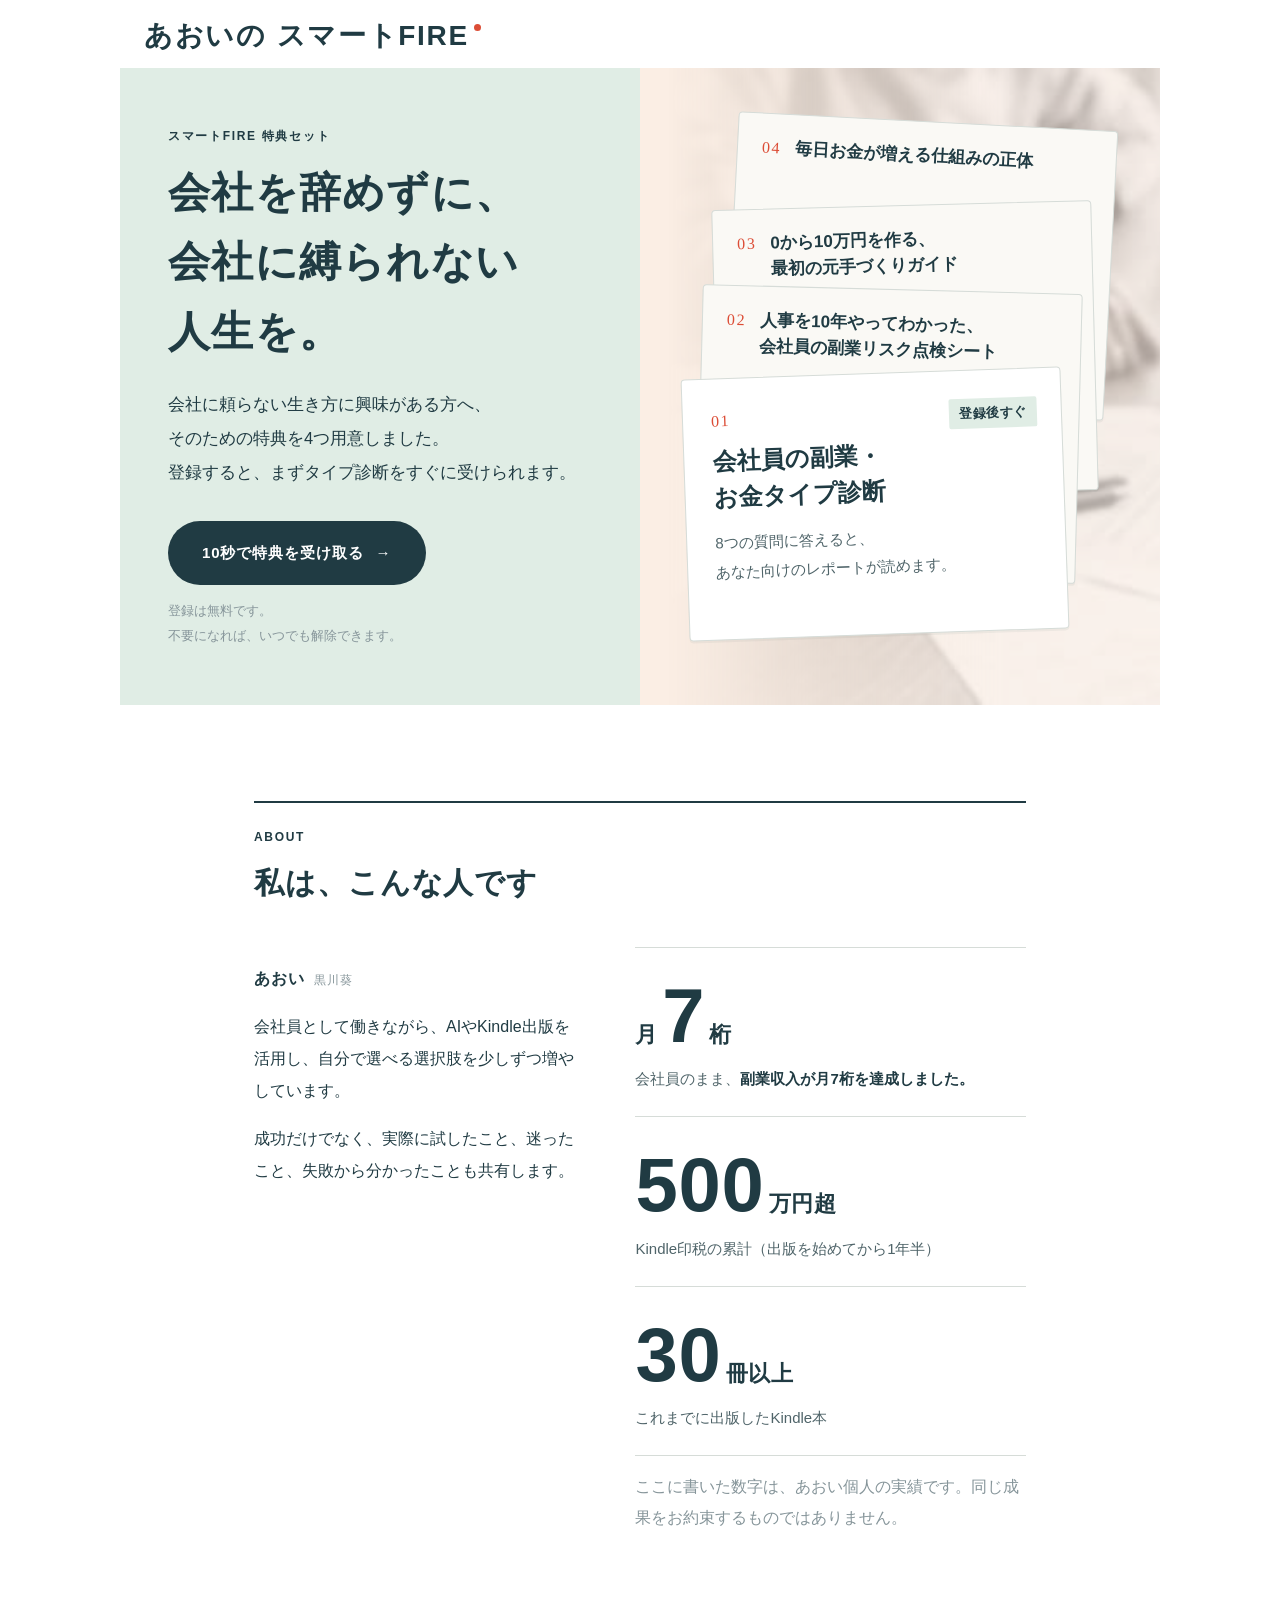
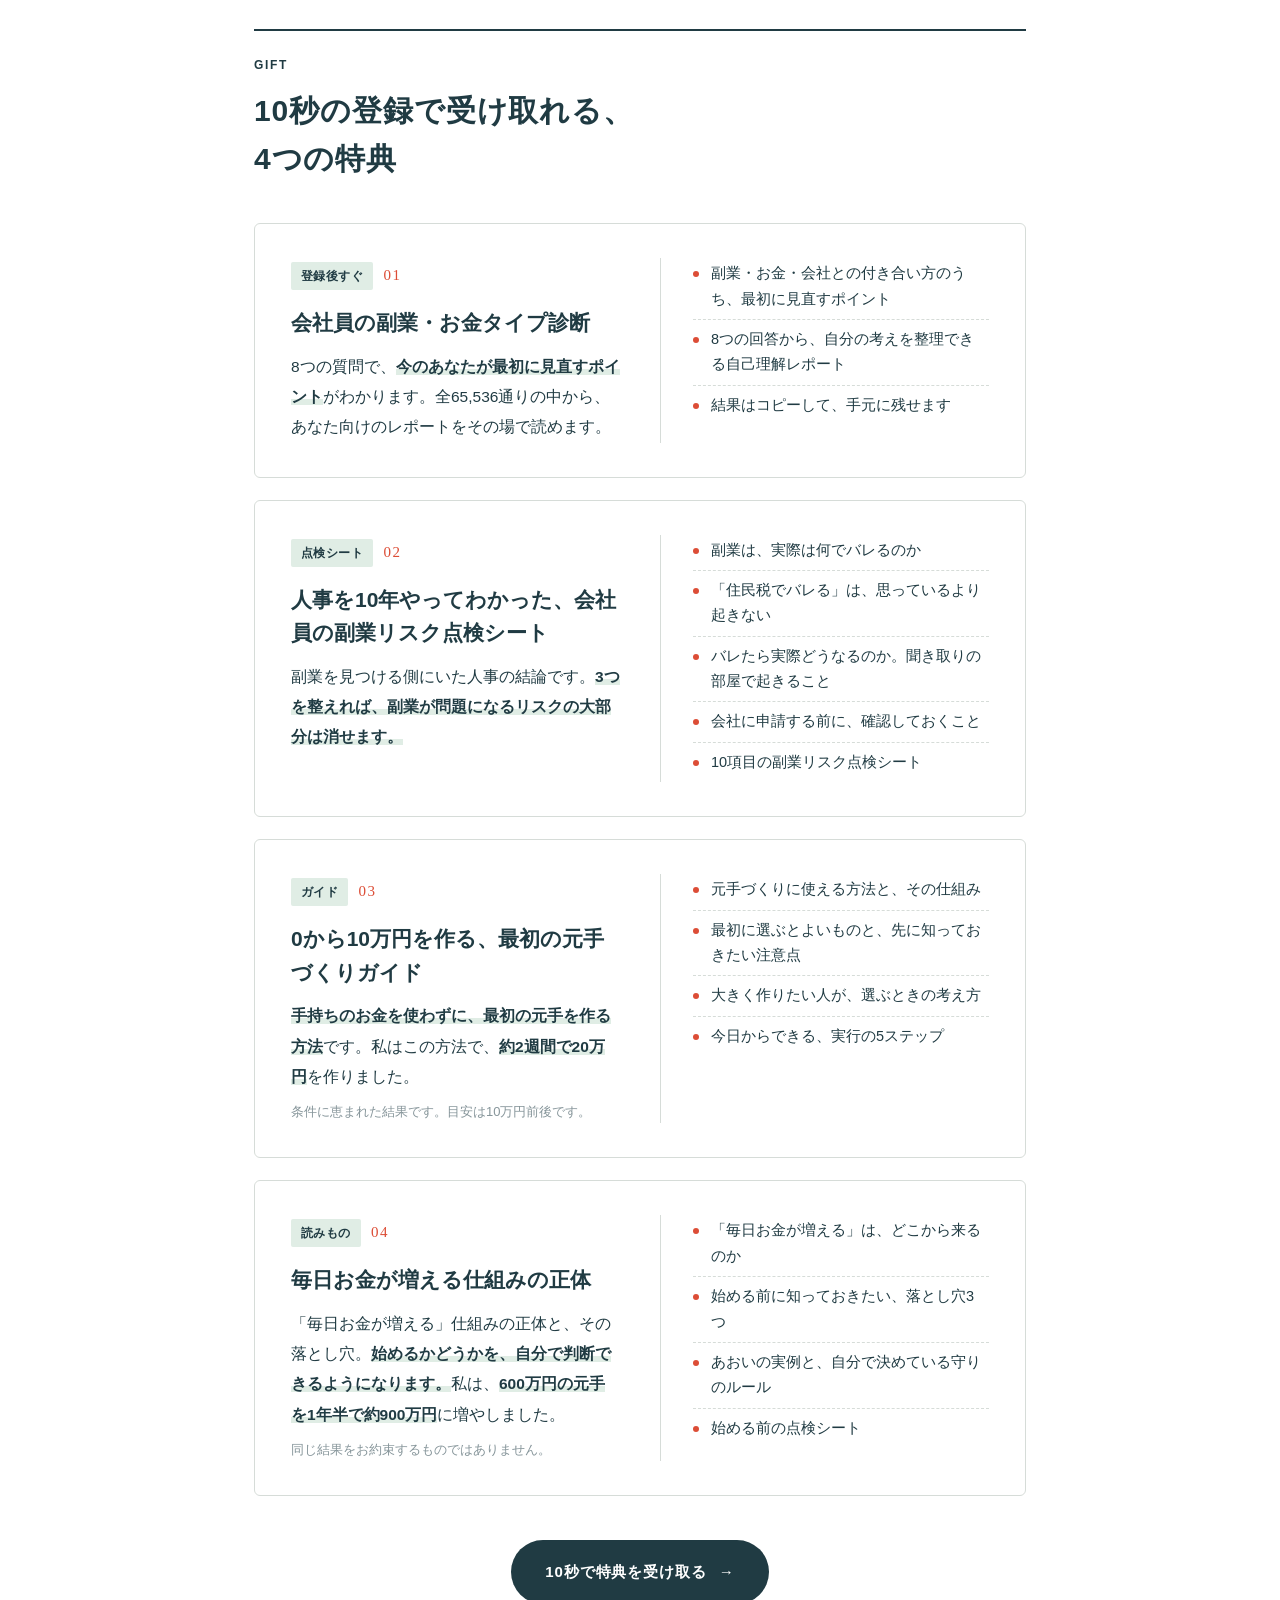
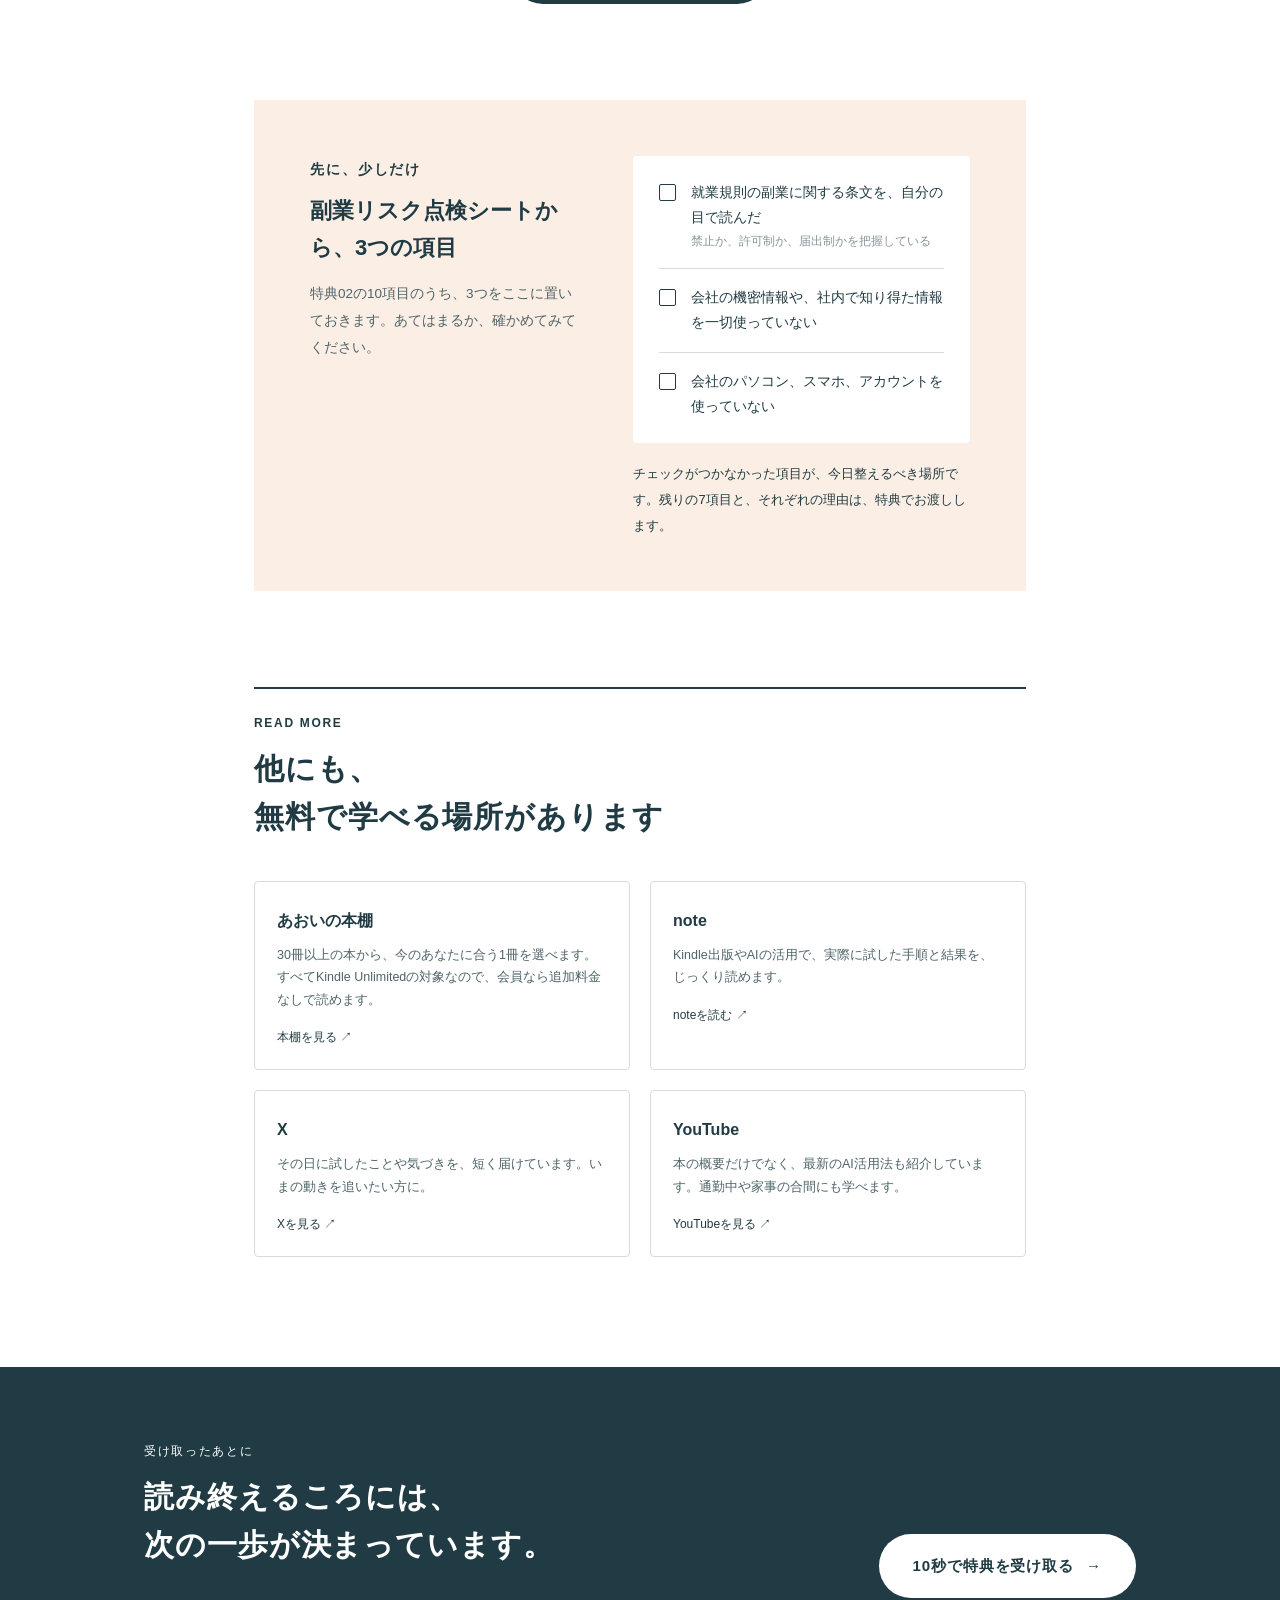
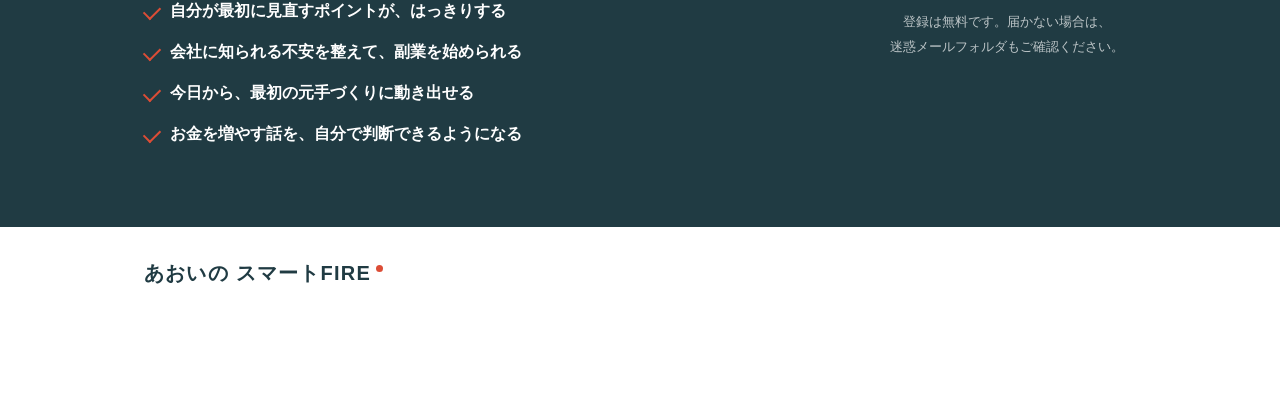
<file: index.html>
<!DOCTYPE html>
<html lang="ja">
<head>
<meta charset="UTF-8">
<meta name="viewport" content="width=device-width, initial-scale=1">
<meta name="color-scheme" content="light">
<title>スマートFIRE 特典セット</title>
<meta name="description" content="会社に頼らない生き方に興味がある方へ、スマートFIREの特典をお渡しするページです。">
<meta property="og:type" content="website">
<meta property="og:title" content="スマートFIRE 特典セット">
<meta property="og:description" content="会社に頼らない生き方に興味がある方へ、スマートFIREの特典をお渡しするページです。">
<meta property="og:image" content="https://bonus.aoi-kurokawa.com/ogp.png">
<meta property="og:image:width" content="1200">
<meta property="og:image:height" content="630">
<meta name="twitter:card" content="summary_large_image">
<meta name="twitter:image" content="https://bonus.aoi-kurokawa.com/ogp.png">
<style>
:root{
  --ink:#203b43;
  --ink-soft:#4f6469;
  --ink-faint:#86959a;
  --paper:#faf9f5;
  --white:#ffffff;
  --mint:#e0ede5;
  --peach:#fbeee4;
  --red:#dc4d36;
  --rule:#d6dcd8;
  --band:#203b43;
  --band-ink:#ffffff;
}
*{margin:0;padding:0;box-sizing:border-box;}
html{-webkit-text-size-adjust:100%;}
body{font-family:"Hiragino Kaku Gothic ProN","Hiragino Sans","Yu Gothic",Meiryo,sans-serif;
  background:var(--white);color:var(--ink);font-size:17px;line-height:2;overflow-x:hidden;}
a{color:inherit;}
.wrap{max-width:1040px;margin:0 auto;padding:0 24px;}
.narrow{max-width:820px;margin:0 auto;padding:0 24px;}

/* ヘッダー */
.site-head{padding:22px 0 18px;}
.site-head .wrap{display:flex;align-items:center;gap:18px;}
.logo{white-space:nowrap;font-size:28px;font-weight:800;letter-spacing:.06em;position:relative;padding-right:12px;line-height:1;}
.logo::after{content:"";position:absolute;right:0;top:2px;width:7px;height:7px;border-radius:50%;background:var(--red);}
.logo-sub{margin-left:.35em;}
.tagline{font-size:11px;line-height:1.6;color:var(--ink-soft);}
.greet{border-top:1px solid var(--rule);}
.greet .wrap{display:flex;justify-content:space-between;align-items:center;gap:12px;
  font-size:11px;color:var(--ink-soft);padding-top:9px;padding-bottom:9px;}
.date{font-family:"Hiragino Mincho ProN","Yu Mincho",serif;font-size:12px;}

/* 小見出しラベル */
.kicker{font-size:12px;font-weight:700;letter-spacing:.14em;color:var(--ink);margin-bottom:10px;}
h2{font-size:clamp(23px,5.4vw,30px);font-weight:800;line-height:1.6;letter-spacing:.03em;}
.sec{padding:96px 0 0;}
.sec-head{border-top:2px solid var(--ink);padding-top:22px;margin-bottom:40px;}
.soft{color:var(--ink-soft);}
.small{font-size:13px;color:var(--ink-faint);line-height:1.9;}

/* ボタン */
.btn{display:inline-flex;align-items:center;justify-content:center;gap:12px;
  background:var(--ink);color:var(--white);text-decoration:none;font-weight:700;font-size:15px;
  letter-spacing:.06em;padding:17px 34px;border-radius:999px;transition:opacity .2s;}
.btn:hover{opacity:.85;}
.btn .arw{font-weight:400;}
.btn.light{background:var(--band-ink);color:var(--band);}

/* ファーストビュー */
.hero{display:grid;grid-template-columns:1fr 1fr;min-height:440px;}
.hero-text{background:var(--mint);padding:56px 48px;display:flex;flex-direction:column;justify-content:center;}
.hero h1{font-size:clamp(28px,4.2vw,42px);font-weight:800;line-height:1.65;letter-spacing:.03em;margin-bottom:22px;}
.hero p.lead{font-size:16.5px;line-height:2.05;margin-bottom:32px;}
.hero .small{margin-top:14px;}
.hero-visual{background:var(--peach);position:relative;overflow:hidden;display:flex;align-items:center;justify-content:center;padding:40px 24px;}

/* 冊子の束（CSSだけで描く） */
.booklets{position:relative;width:430px;height:530px;}
.bk{position:absolute;left:0;width:380px;height:290px;background:var(--paper);border:1px solid var(--rule);
  border-radius:4px;padding:18px 24px;box-shadow:0 2px 0 rgba(32,59,67,.05);}
.bk .row{display:flex;align-items:baseline;gap:14px;}
.bk .row .t{font-size:17px;line-height:1.55;white-space:normal;}
.bk .n{font-family:"Hiragino Mincho ProN","Yu Mincho",serif;font-size:16px;color:var(--red);letter-spacing:.1em;}
.bk .t{font-weight:800;font-size:17px;line-height:1.5;}
.bk.b4{top:0;left:46px;transform:rotate(3deg);}
.bk.b3{top:84px;left:30px;transform:rotate(-1.5deg);}
.bk.b2{top:168px;left:14px;transform:rotate(1.5deg);}
.bk.b1{top:252px;left:0;transform:rotate(-2deg);background:var(--white);height:262px;padding:26px 28px;}
.bk.b1 .t{font-size:24px;}
.bk.b1 .lead{font-size:15px;color:var(--ink-soft);margin-top:14px;line-height:1.9;}
.bk.b1 .tag{position:absolute;right:24px;top:28px;font-size:13px;}
.hero-visual{isolation:isolate;}
.hero-visual>.booklets{position:relative;z-index:2;}
.hero-photo{position:absolute;inset:0;z-index:0;background-size:cover;background-position:center;opacity:.35;filter:saturate(.45);
  -webkit-mask-image:linear-gradient(to left,#000 30%,transparent 95%);mask-image:linear-gradient(to left,#000 30%,transparent 95%);}

/* 書いている人 */
.about{display:grid;grid-template-columns:1fr 1.2fr;gap:56px;align-items:start;}
.name{font-size:22px;font-weight:800;letter-spacing:.05em;}
.name span{font-size:12px;font-weight:400;color:var(--ink-faint);margin-left:10px;}
.about p{margin-top:16px;font-size:16px;}
.stats{display:grid;border-top:1px solid var(--rule);}
.stat{padding:26px 0 24px;border-bottom:1px solid var(--rule);}
.stat .v{font-size:76px;font-weight:800;letter-spacing:.01em;line-height:1.1;}
.stat .v small{font-size:22px;font-weight:800;margin-left:4px;}
.stat .v .pre{font-size:22px;font-weight:800;margin-right:4px;}
.stat .k{font-size:15px;color:var(--ink-soft);line-height:1.8;margin-top:8px;}
.stat .k b{color:var(--ink);font-weight:800;}
.disclaimer{margin-top:14px;}

/* 特典カード */
.cards{display:grid;gap:22px;}
.card{border:1px solid var(--rule);border-radius:6px;padding:34px 36px;background:var(--white);
  display:grid;grid-template-columns:1fr 1fr;gap:12px 40px;}
.tag{display:inline-block;background:var(--mint);font-size:12px;font-weight:700;padding:2px 10px;border-radius:2px;letter-spacing:.04em;}
.card .no{font-family:"Hiragino Mincho ProN","Yu Mincho",serif;color:var(--red);font-size:15px;letter-spacing:.1em;margin-left:10px;}
.card h3{font-size:21px;font-weight:800;line-height:1.6;margin:14px 0 12px;}
.card .benefit{font-size:15.5px;line-height:1.95;}
.card .benefit b{font-weight:800;background:linear-gradient(transparent 62%,var(--mint) 62%);}
.cap-note{display:block;font-size:13px;color:var(--ink-faint);margin-top:8px;line-height:1.8;}
.inside{border-left:1px solid var(--rule);padding-left:32px;}
.inside .lbl{font-size:12px;font-weight:700;letter-spacing:.14em;color:var(--ink-faint);margin-bottom:8px;}
.inside ul{list-style:none;margin-top:-4px;}
.inside li{position:relative;padding:7px 0 7px 18px;font-size:14.5px;line-height:1.75;border-bottom:1px dashed var(--rule);}
.inside li:last-child{border-bottom:none;}
.inside li::before{content:"";position:absolute;left:0;top:17px;width:6px;height:6px;border-radius:50%;background:var(--red);}
.cta-row{margin-top:44px;text-align:center;}
.cta-row .small{margin-top:12px;}

/* 先出し（ピーチの面） */
.peach-box{background:var(--peach);padding:56px 56px 52px;display:grid;grid-template-columns:.9fr 1.1fr;gap:48px;}
.peach-box h3{font-size:22px;font-weight:800;line-height:1.65;margin-bottom:14px;}
.peach-box p{font-size:13.5px;}
.checks{list-style:none;background:var(--white);border-radius:4px;padding:8px 26px;}
.checks li{position:relative;padding:16px 0 16px 32px;border-bottom:1px solid var(--rule);font-size:14px;line-height:1.8;}
.checks li:last-child{border-bottom:none;}
.checks li::before{content:"";position:absolute;left:0;top:20px;width:15px;height:15px;border:1.5px solid var(--ink);border-radius:2px;}
.checks .sub{display:block;font-size:12px;color:var(--ink-faint);}
.peach-box .after{margin-top:18px;font-size:13px;}

/* 発信先 */
.links{display:grid;grid-template-columns:repeat(2,1fr);gap:20px;}
.link{display:block;border:1px solid var(--rule);border-radius:4px;padding:22px 22px 20px;text-decoration:none;transition:border-color .2s;}
.link:hover{border-color:var(--ink);}
.link .t{font-weight:800;font-size:16px;}
.link .d{font-size:12.5px;color:var(--ink-soft);margin-top:6px;line-height:1.8;}
.link .go{font-size:12px;margin-top:14px;display:block;}

/* 締めの帯 */
.band{background:var(--band);color:var(--band-ink);margin-top:110px;padding:72px 0;}
.band .wrap{display:flex;justify-content:space-between;align-items:center;gap:32px;}
.band .kicker{color:var(--band-ink);font-weight:400;}
.band h2{color:var(--band-ink);}
.band .note{font-size:12px;opacity:.75;margin-top:10px;line-height:1.9;}
.changes{list-style:none;margin-top:22px;}
.changes li{position:relative;padding:6px 0 6px 26px;font-size:16px;font-weight:700;line-height:1.8;}
.changes li::before{content:"";position:absolute;left:0;top:15px;width:14px;height:8px;border-left:2px solid var(--red);border-bottom:2px solid var(--red);transform:rotate(-45deg);}
.band .side{text-align:center;}
.band .side .small{color:var(--band-ink);opacity:.7;margin-top:12px;}

footer{padding:36px 0 120px;}
footer .wrap{display:flex;gap:24px;align-items:center;}
footer .logo{font-size:20px;}
footer .fine{font-size:12px;color:var(--ink-faint);line-height:1.8;}

/* スマホ下部の追従ボタン */
.sticky{position:fixed;left:16px;right:16px;bottom:14px;z-index:20;display:none;justify-content:center;
  background:var(--ink);color:var(--white);text-decoration:none;font-weight:700;font-size:14px;letter-spacing:.06em;
  padding:14px;border-radius:999px;opacity:0;pointer-events:none;transition:opacity .35s;}
.sticky.show{opacity:1;pointer-events:auto;}


@media (max-width:1024px){.hero-text p.lead br{display:none;}}
@media (max-width:760px){
  .site-head .logo{font-size:21px;}
  .hero-text{padding:36px 24px 36px;}
  .hero h1{margin-bottom:16px;}
  .hero p.lead{margin-bottom:24px;}
  body{font-size:15.5px;}
  .hero p.lead{font-size:15px;}
  .about p{font-size:15px;}
  .logo-sub{margin-left:.35em;}
.tagline{display:none;}
  .hero{grid-template-columns:1fr;min-height:0;}
  .hero-text{padding:44px 24px 40px;}
  .hero-visual{padding:24px 16px;}
  .hero-visual{justify-content:flex-start;}
  .booklets{transform:scale(.78);transform-origin:left top;height:420px;margin:0 0 -6px calc(50% - 168px);flex-shrink:0;}
  .btn{width:100%;}
  .about{grid-template-columns:1fr;gap:28px;}
  .stat .v{font-size:58px;}
  .cards{gap:16px;}
  .card{grid-template-columns:1fr;padding:26px 22px;}
  .card h3{font-size:19px;}
  .cap-note{display:block;font-size:13px;color:var(--ink-faint);margin-top:8px;line-height:1.8;}
.inside{border-left:none;padding-left:0;border-top:1px solid var(--rule);padding-top:14px;margin-top:6px;}
  .peach-box{grid-template-columns:1fr;padding:40px 22px;gap:24px;}
  .links{grid-template-columns:1fr;gap:12px;}
  .sec{padding-top:72px;}
  .band{margin-top:80px;padding:56px 0;}
  .band .wrap{flex-direction:column;align-items:stretch;}
  .sticky{display:flex;}
}
</style>
</head>
<body>


<header class="site-head">
  <div class="wrap">
    <div class="logo">あおいの<span class="logo-sub">スマートFIRE</span></div>
  </div>
</header>

<!-- 1. ファーストビュー -->
<section class="wrap" style="padding-top:0;padding-left:0;padding-right:0;max-width:1040px;">
  <div class="hero">
    <div class="hero-text">
      <p class="kicker">スマートFIRE 特典セット</p>
      <h1>会社を辞めずに、<br>会社に縛られない<br>人生を。</h1>
      <p class="lead">会社に頼らない生き方に興味がある方へ、<br>そのための特典を4つ用意しました。<br>登録すると、まずタイプ診断をすぐに受けられます。</p>
      <div>
        <a class="btn" data-track="cta-hero" href="https://aoi-kurochan.com/p/r/qe5gU7Iv">10秒で特典を受け取る <span class="arw">→</span></a>
        <p class="small">登録は無料です。<br>不要になれば、いつでも解除できます。</p>
      </div>
    </div>
    <div class="hero-visual" aria-hidden="true">
      <div class="hero-photo" style="background-image:url(hero-desk.jpg)"></div>
      <div class="booklets">
        <div class="bk b4"><div class="row"><span class="n">04</span><span class="t">毎日お金が増える仕組みの正体</span></div></div>
        <div class="bk b3"><div class="row"><span class="n">03</span><span class="t">0から10万円を作る、<br>最初の元手づくりガイド</span></div></div>
        <div class="bk b2"><div class="row"><span class="n">02</span><span class="t">人事を10年やってわかった、<br>会社員の副業リスク点検シート</span></div></div>
        <div class="bk b1"><span class="tag">登録後すぐ</span><div class="row"><span class="n">01</span></div><div class="t" style="margin-top:6px">会社員の副業・<br>お金タイプ診断</div><p class="lead">8つの質問に答えると、<br>あなた向けのレポートが読めます。</p></div>
      </div>
    </div>
  </div>
</section>

<!-- 2. 書いている人 -->
<section class="sec">
  <div class="narrow">
    <div class="sec-head">
      <p class="kicker">ABOUT</p>
      <h2>私は、こんな人です</h2>
    </div>
    <div class="about">
      <div>
        <p class="name">あおい<span>黒川葵</span></p>
        <p>会社員として働きながら、AIやKindle出版を活用し、自分で選べる選択肢を少しずつ増やしています。</p>
        <p>成功だけでなく、実際に試したこと、迷ったこと、失敗から分かったことも共有します。</p>
      </div>
      <div>
        <div class="stats">
          <div class="stat"><div class="v"><span class="pre">月</span>7<small>桁</small></div><p class="k">会社員のまま、<b>副業収入が月7桁を達成しました。</b></p></div>
          <div class="stat"><div class="v">500<small>万円超</small></div><p class="k">Kindle印税の累計（出版を始めてから1年半）</p></div>
          <div class="stat"><div class="v">30<small>冊以上</small></div><p class="k">これまでに出版したKindle本</p></div>
        </div>
        <p class="small disclaimer">ここに書いた数字は、あおい個人の実績です。同じ成果をお約束するものではありません。</p>
      </div>
    </div>
  </div>
</section>

<!-- 3. 特典 -->
<section class="sec">
  <div class="narrow">
    <div class="sec-head">
      <p class="kicker">GIFT</p>
      <h2>10秒の登録で受け取れる、<br>4つの特典</h2>
    </div>
    <div class="cards">
      <div class="card">
        <div>
          <span class="tag">登録後すぐ</span><span class="no">01</span>
          <h3>会社員の副業・お金タイプ診断</h3>
          <p class="benefit">8つの質問で、<b>今のあなたが最初に見直すポイント</b>がわかります。全65,536通りの中から、あなた向けのレポートをその場で読めます。</p>
        </div>
        <div class="inside"><ul>
          <li>副業・お金・会社との付き合い方のうち、最初に見直すポイント</li>
          <li>8つの回答から、自分の考えを整理できる自己理解レポート</li>
          <li>結果はコピーして、手元に残せます</li>
        </ul></div>
      </div>
      <div class="card">
        <div>
          <span class="tag">点検シート</span><span class="no">02</span>
          <h3>人事を10年やってわかった、会社員の副業リスク点検シート</h3>
          <p class="benefit">副業を見つける側にいた人事の結論です。<b>3つを整えれば、副業が問題になるリスクの大部分は消せます。</b></p>
        </div>
        <div class="inside"><ul>
          <li>副業は、実際は何でバレるのか</li>
          <li>「住民税でバレる」は、思っているより起きない</li>
          <li>バレたら実際どうなるのか。聞き取りの部屋で起きること</li>
          <li>会社に申請する前に、確認しておくこと</li>
          <li>10項目の副業リスク点検シート</li>
        </ul></div>
      </div>
      <div class="card">
        <div>
          <span class="tag">ガイド</span><span class="no">03</span>
          <h3>0から10万円を作る、最初の元手づくりガイド</h3>
          <p class="benefit"><b>手持ちのお金を使わずに、最初の元手を作る方法</b>です。私はこの方法で、<b>約2週間で20万円</b>を作りました。<span class="cap-note">条件に恵まれた結果です。目安は10万円前後です。</span></p>
        </div>
        <div class="inside"><ul>
          <li>元手づくりに使える方法と、その仕組み</li>
          <li>最初に選ぶとよいものと、先に知っておきたい注意点</li>
          <li>大きく作りたい人が、選ぶときの考え方</li>
          <li>今日からできる、実行の5ステップ</li>
        </ul></div>
      </div>
      <div class="card">
        <div>
          <span class="tag">読みもの</span><span class="no">04</span>
          <h3>毎日お金が増える仕組みの正体</h3>
          <p class="benefit">「毎日お金が増える」仕組みの正体と、その落とし穴。<b>始めるかどうかを、自分で判断できるようになります。</b>私は、<b>600万円の元手を1年半で約900万円</b>に増やしました。<span class="cap-note">同じ結果をお約束するものではありません。</span></p>
        </div>
        <div class="inside"><ul>
          <li>「毎日お金が増える」は、どこから来るのか</li>
          <li>始める前に知っておきたい、落とし穴3つ</li>
          <li>あおいの実例と、自分で決めている守りのルール</li>
          <li>始める前の点検シート</li>
        </ul></div>
      </div>
    </div>
    <div class="cta-row">
      <a class="btn" data-track="cta-mid" href="https://aoi-kurochan.com/p/r/qe5gU7Iv">10秒で特典を受け取る <span class="arw">→</span></a>
    </div>
  </div>
</section>

<!-- 4. 点検シートの先出し -->
<section class="sec">
  <div class="narrow">
    <div class="peach-box">
      <div>
        <p class="kicker">先に、少しだけ</p>
        <h3>副業リスク点検シートから、3つの項目</h3>
        <p class="soft">特典02の10項目のうち、3つをここに置いておきます。あてはまるか、確かめてみてください。</p>
      </div>
      <div>
        <ul class="checks">
          <li>就業規則の副業に関する条文を、自分の目で読んだ<span class="sub">禁止か、許可制か、届出制かを把握している</span></li>
          <li>会社の機密情報や、社内で知り得た情報を一切使っていない</li>
          <li>会社のパソコン、スマホ、アカウントを使っていない</li>
        </ul>
        <p class="after">チェックがつかなかった項目が、今日整えるべき場所です。残りの7項目と、それぞれの理由は、特典でお渡しします。</p>
      </div>
    </div>
  </div>
</section>

<!-- 5. ほかの発信 -->
<section class="sec">
  <div class="narrow">
    <div class="sec-head">
      <p class="kicker">READ MORE</p>
      <h2>他にも、<br>無料で学べる場所があります</h2>
    </div>
    <div class="links">
      <a class="link" data-track="link-bookshelf" href="https://books.aoi-kurokawa.com/"><span class="t">あおいの本棚</span><span class="d" style="display:block">30冊以上の本から、今のあなたに合う1冊を選べます。すべてKindle Unlimitedの対象なので、会員なら追加料金なしで読めます。</span><span class="go">本棚を見る ↗</span></a>
      <a class="link" data-track="link-note" href="https://note.com/kurokawa_aoi"><span class="t">note</span><span class="d" style="display:block">Kindle出版やAIの活用で、実際に試した手順と結果を、じっくり読めます。</span><span class="go">noteを読む ↗</span></a>
      <a class="link" data-track="link-x" href="https://x.com/aoi_kurochan"><span class="t">X</span><span class="d" style="display:block">その日に試したことや気づきを、短く届けています。いまの動きを追いたい方に。</span><span class="go">Xを見る ↗</span></a>
      <a class="link" data-track="link-youtube" href="https://www.youtube.com/channel/UCqzp3SPlg7a4MgVbpHE-VqQ"><span class="t">YouTube</span><span class="d" style="display:block">本の概要だけでなく、最新のAI活用法も紹介しています。通勤中や家事の合間にも学べます。</span><span class="go">YouTubeを見る ↗</span></a>
    </div>
  </div>
</section>

<!-- 6. 締めの帯 -->
<section class="band">
  <div class="wrap">
    <div>
      <p class="kicker">受け取ったあとに</p>
      <h2>読み終えるころには、<br>次の一歩が決まっています。</h2>
      <ul class="changes">
        <li>自分が最初に見直すポイントが、はっきりする</li>
        <li>会社に知られる不安を整えて、副業を始められる</li>
        <li>今日から、最初の元手づくりに動き出せる</li>
        <li>お金を増やす話を、自分で判断できるようになる</li>
      </ul>
    </div>
    <div class="side">
      <a class="btn light" data-track="cta-bottom" href="https://aoi-kurochan.com/p/r/qe5gU7Iv">10秒で特典を受け取る <span class="arw">→</span></a>
      <p class="small">登録は無料です。届かない場合は、<br>迷惑メールフォルダもご確認ください。</p>
    </div>
  </div>
</section>

<footer>
  <div class="wrap">
    <div class="logo">あおいの<span class="logo-sub">スマートFIRE</span></div>
  </div>
</footer>

<a id="sticky" class="sticky" data-track="cta-sticky" href="https://aoi-kurochan.com/p/r/qe5gU7Iv">10秒で特典を受け取る →</a>

<script>
(function(){
  var s=document.getElementById('sticky'),h=document.querySelector('.hero');
  function f(){ if(!s)return; var r=h?h.getBoundingClientRect().bottom:0; s.classList.toggle('show', r<0); }
  window.addEventListener('scroll',f,{passive:true}); f();
})();
</script>
</body>
</html>
</file>
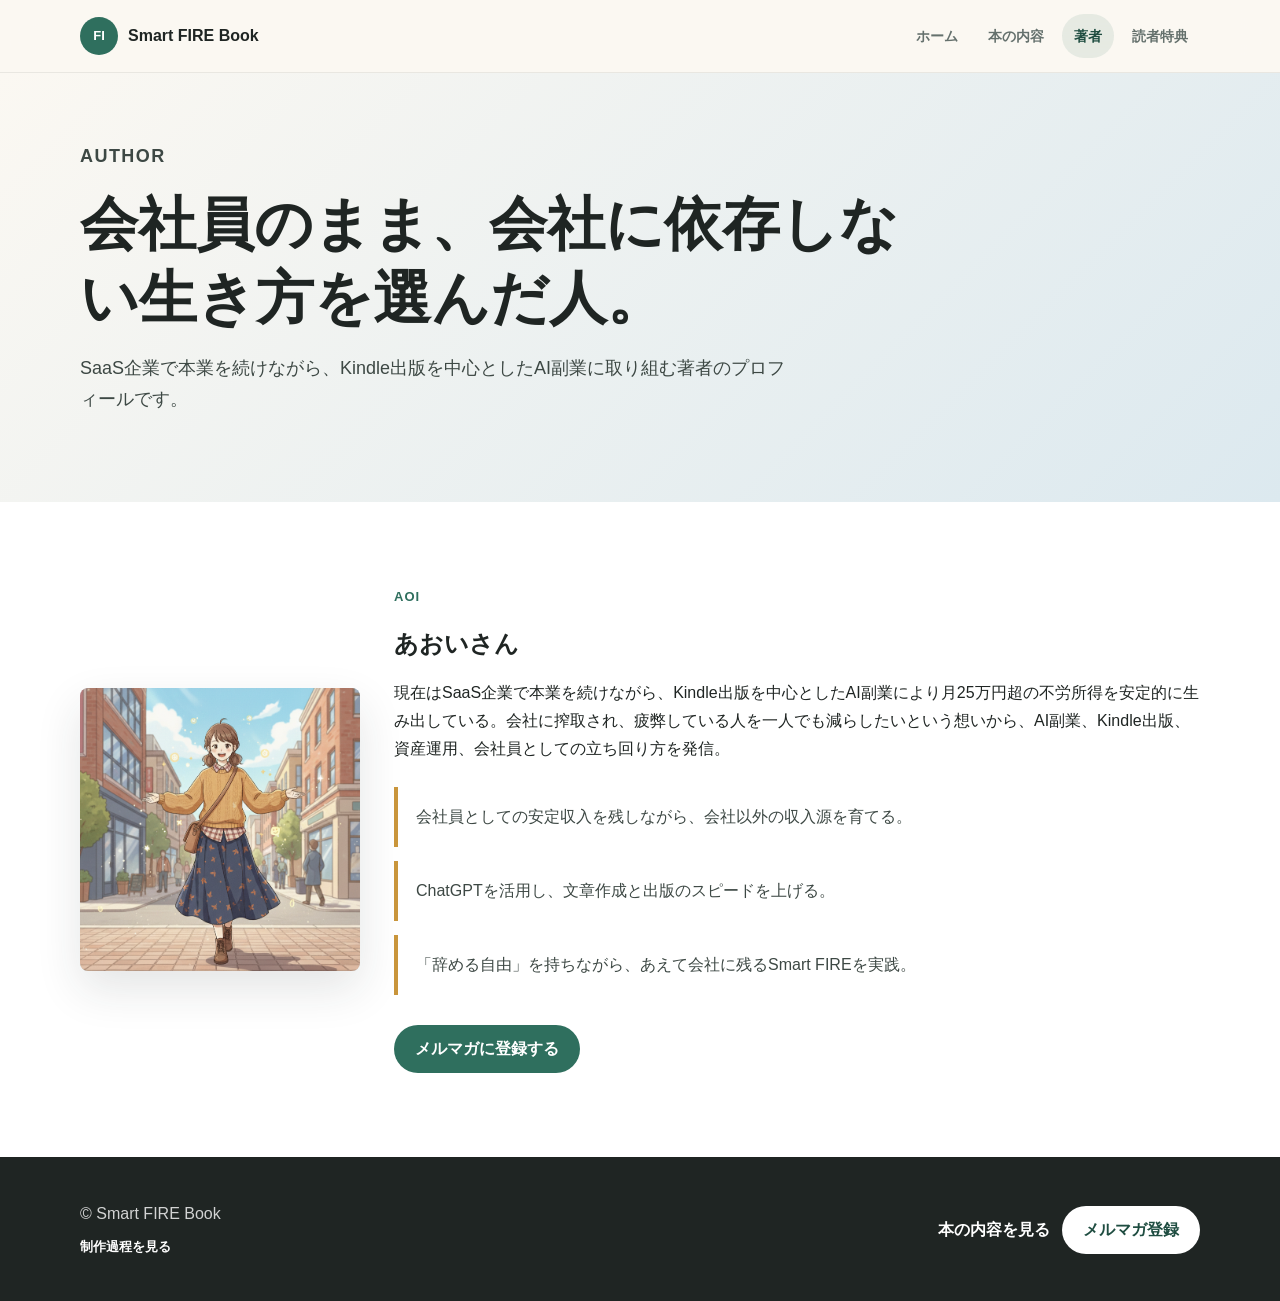
<file: author.html>
<!doctype html>
<html lang="ja">
  <head>
    <meta charset="utf-8">
    <meta name="viewport" content="width=device-width, initial-scale=1">
    <title>著者 | Kindle出版始めたら6ヶ月でFIREできた私の話</title>
    <meta name="description" content="著者あおいさんのプロフィール。SaaS企業で働きながらAI副業とKindle出版に取り組む会社員。">
    <link rel="stylesheet" href="styles.css">
  </head>
  <body>
    <header class="site-header">
      <nav class="nav" aria-label="メインナビゲーション">
        <a class="brand" href="index.html"><span class="brand-mark">FI</span><span>Smart FIRE Book</span></a>
        <button class="nav-toggle" type="button" aria-label="メニューを開く" aria-expanded="false"><span></span></button>
        <div class="nav-links">
          <a href="index.html">ホーム</a>
          <a href="book.html">本の内容</a>
          <a href="author.html">著者</a>
          <a href="bonus.html">読者特典</a>
        </div>
      </nav>
    </header>
    <main>
      <section class="page-hero">
        <div class="section-inner">
          <div>
            <p class="eyebrow">AUTHOR</p>
            <h1>会社員のまま、会社に依存しない生き方を選んだ人。</h1>
            <p>SaaS企業で本業を続けながら、Kindle出版を中心としたAI副業に取り組む著者のプロフィールです。</p>
          </div>
        </div>
      </section>

      <section class="section white">
        <div class="section-inner author-block">
          <div class="author-photo">
            <img src="assets/author-aoi.png" alt="著者あおいさんのイメージ画像">
          </div>
          <div>
            <p class="eyebrow">AOI</p>
            <h2>あおいさん</h2>
            <p>現在はSaaS企業で本業を続けながら、Kindle出版を中心としたAI副業により月25万円超の不労所得を安定的に生み出している。会社に搾取され、疲弊している人を一人でも減らしたいという想いから、AI副業、Kindle出版、資産運用、会社員としての立ち回り方を発信。</p>
            <ul class="feature-list">
              <li>会社員としての安定収入を残しながら、会社以外の収入源を育てる。</li>
              <li>ChatGPTを活用し、文章作成と出版のスピードを上げる。</li>
              <li>「辞める自由」を持ちながら、あえて会社に残るSmart FIREを実践。</li>
            </ul>
            <div class="section-actions">
              <span class="button primary">メルマガに登録する</span>
            </div>
          </div>
        </div>
      </section>
    </main>
    <footer class="site-footer">
      <div class="footer-inner">
        <div class="footer-main">
          <span>© Smart FIRE Book</span>
          <a class="subtle-link" href="build-log.html">制作過程を見る</a>
        </div>
        <div class="footer-actions">
          <a href="book.html">本の内容を見る</a>
          <span class="button primary">メルマガ登録</span>
        </div>
      </div>
    </footer>
    <script src="script.js"></script>
  </body>
</html>
</file>
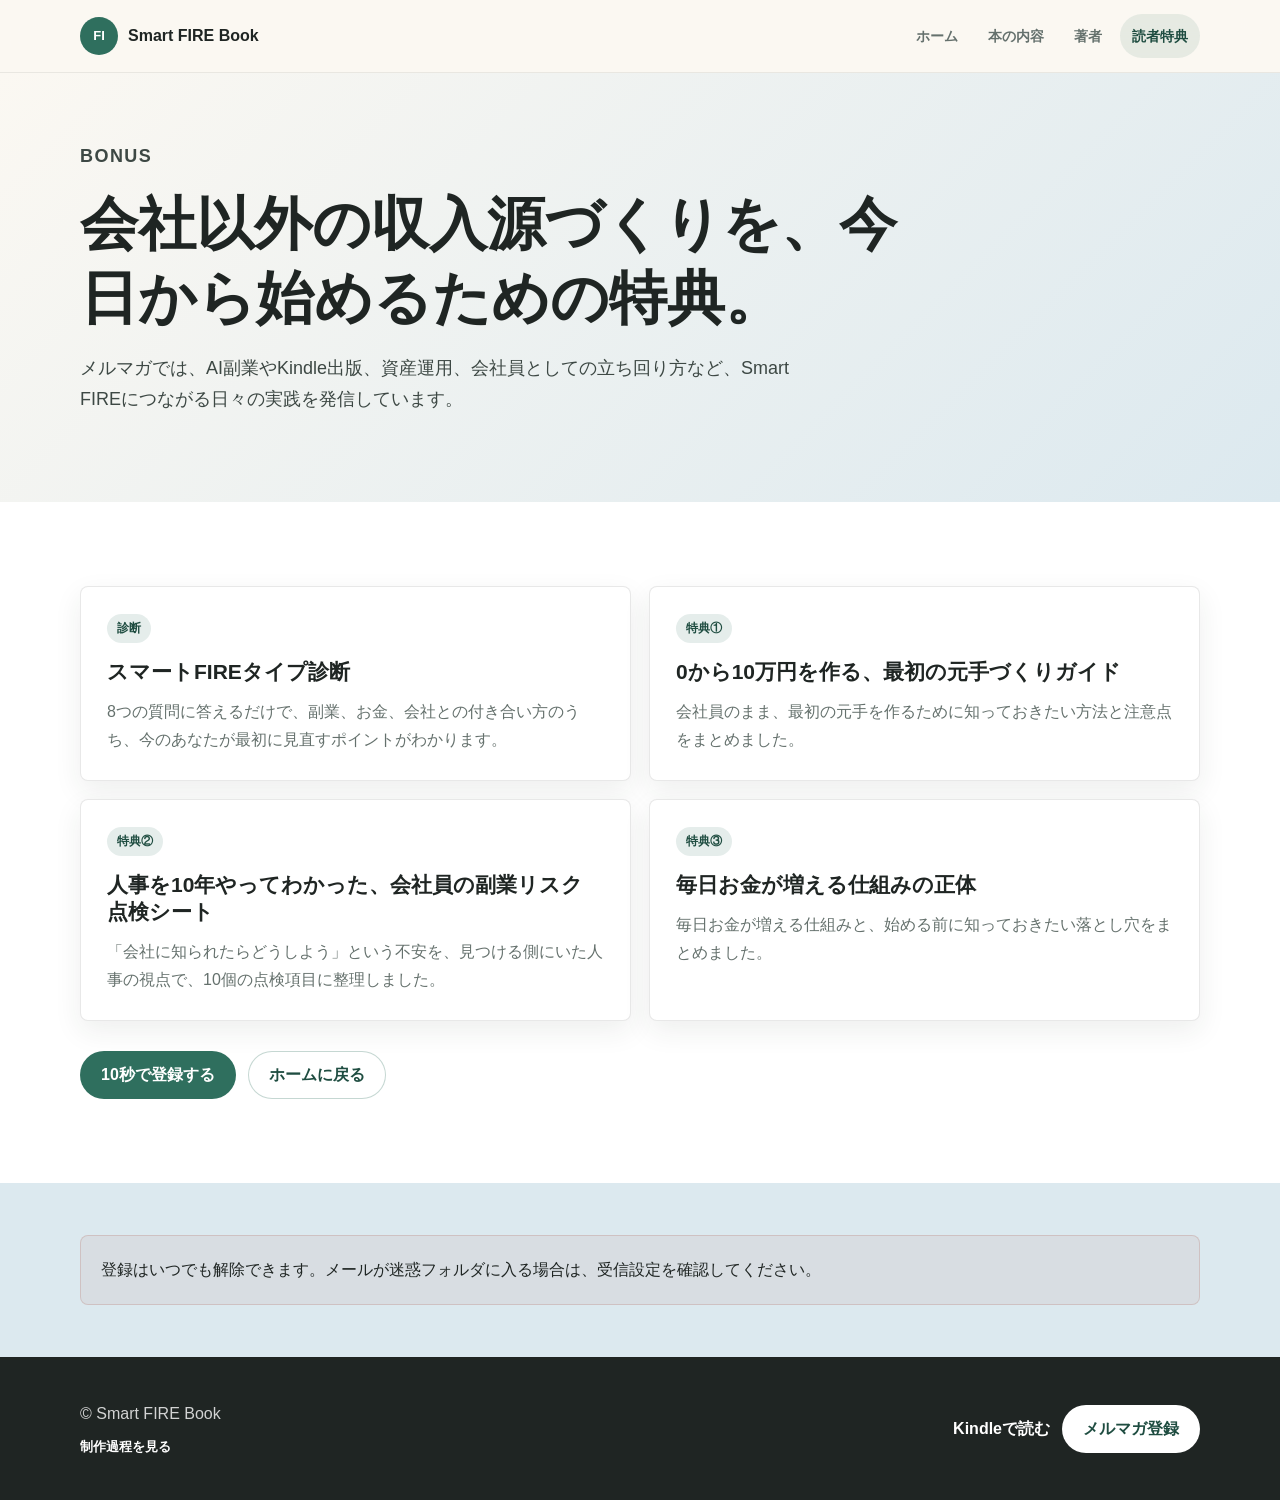
<file: bonus.html>
<!doctype html>
<html lang="ja">
  <head>
    <meta charset="utf-8">
    <meta name="viewport" content="width=device-width, initial-scale=1">
    <title>読者特典 | Kindle出版始めたら6ヶ月でFIREできた私の話</title>
    <meta name="description" content="本を読んでくださった方へ。スマートFIREタイプ診断ほか、読者限定で受け取れる4つの特典のご案内ページです。">
    <link rel="stylesheet" href="styles.css">
  </head>
  <body>
    <header class="site-header">
      <nav class="nav" aria-label="メインナビゲーション">
        <a class="brand" href="index.html"><span class="brand-mark">FI</span><span>Smart FIRE Book</span></a>
        <button class="nav-toggle" type="button" aria-label="メニューを開く" aria-expanded="false"><span></span></button>
        <div class="nav-links">
          <a href="index.html">ホーム</a>
          <a href="book.html">本の内容</a>
          <a href="author.html">著者</a>
          <a href="bonus.html">読者特典</a>
        </div>
      </nav>
    </header>
    <main>
      <section class="page-hero">
        <div class="section-inner">
          <div>
            <p class="eyebrow">BONUS</p>
            <h1>会社以外の収入源づくりを、今日から始めるための特典。</h1>
            <p>メルマガでは、AI副業やKindle出版、資産運用、会社員としての立ち回り方など、Smart FIREにつながる日々の実践を発信しています。</p>
          </div>
        </div>
      </section>

      <section class="section white">
        <div class="section-inner">
          <div class="grid two">
            <article class="card">
              <span class="tag">診断</span>
              <h3>スマートFIREタイプ診断</h3>
              <p>8つの質問に答えるだけで、副業、お金、会社との付き合い方のうち、今のあなたが最初に見直すポイントがわかります。</p>
            </article>
            <article class="card">
              <span class="tag">特典①</span>
              <h3>0から10万円を作る、最初の元手づくりガイド</h3>
              <p>会社員のまま、最初の元手を作るために知っておきたい方法と注意点をまとめました。</p>
            </article>
            <article class="card">
              <span class="tag">特典②</span>
              <h3>人事を10年やってわかった、会社員の副業リスク点検シート</h3>
              <p>「会社に知られたらどうしよう」という不安を、見つける側にいた人事の視点で、10個の点検項目に整理しました。</p>
            </article>
            <article class="card">
              <span class="tag">特典③</span>
              <h3>毎日お金が増える仕組みの正体</h3>
              <p>毎日お金が増える仕組みと、始める前に知っておきたい落とし穴をまとめました。</p>
            </article>
          </div>
          <div class="section-actions">
            <span class="button primary">10秒で登録する</span>
            <a class="button secondary" href="index.html">ホームに戻る</a>
          </div>
        </div>
      </section>

      <section class="section sky compact">
        <div class="section-inner">
          <div class="notice">
            登録はいつでも解除できます。メールが迷惑フォルダに入る場合は、受信設定を確認してください。
          </div>
        </div>
      </section>
    </main>
    <footer class="site-footer">
      <div class="footer-inner">
        <div class="footer-main">
          <span>© Smart FIRE Book</span>
          <a class="subtle-link" href="build-log.html">制作過程を見る</a>
        </div>
        <div class="footer-actions">
          <a href="https://x.gd/Wg3fs">Kindleで読む</a>
          <span class="button primary">メルマガ登録</span>
        </div>
      </div>
    </footer>
    <script src="script.js"></script>
  </body>
</html>
</file>
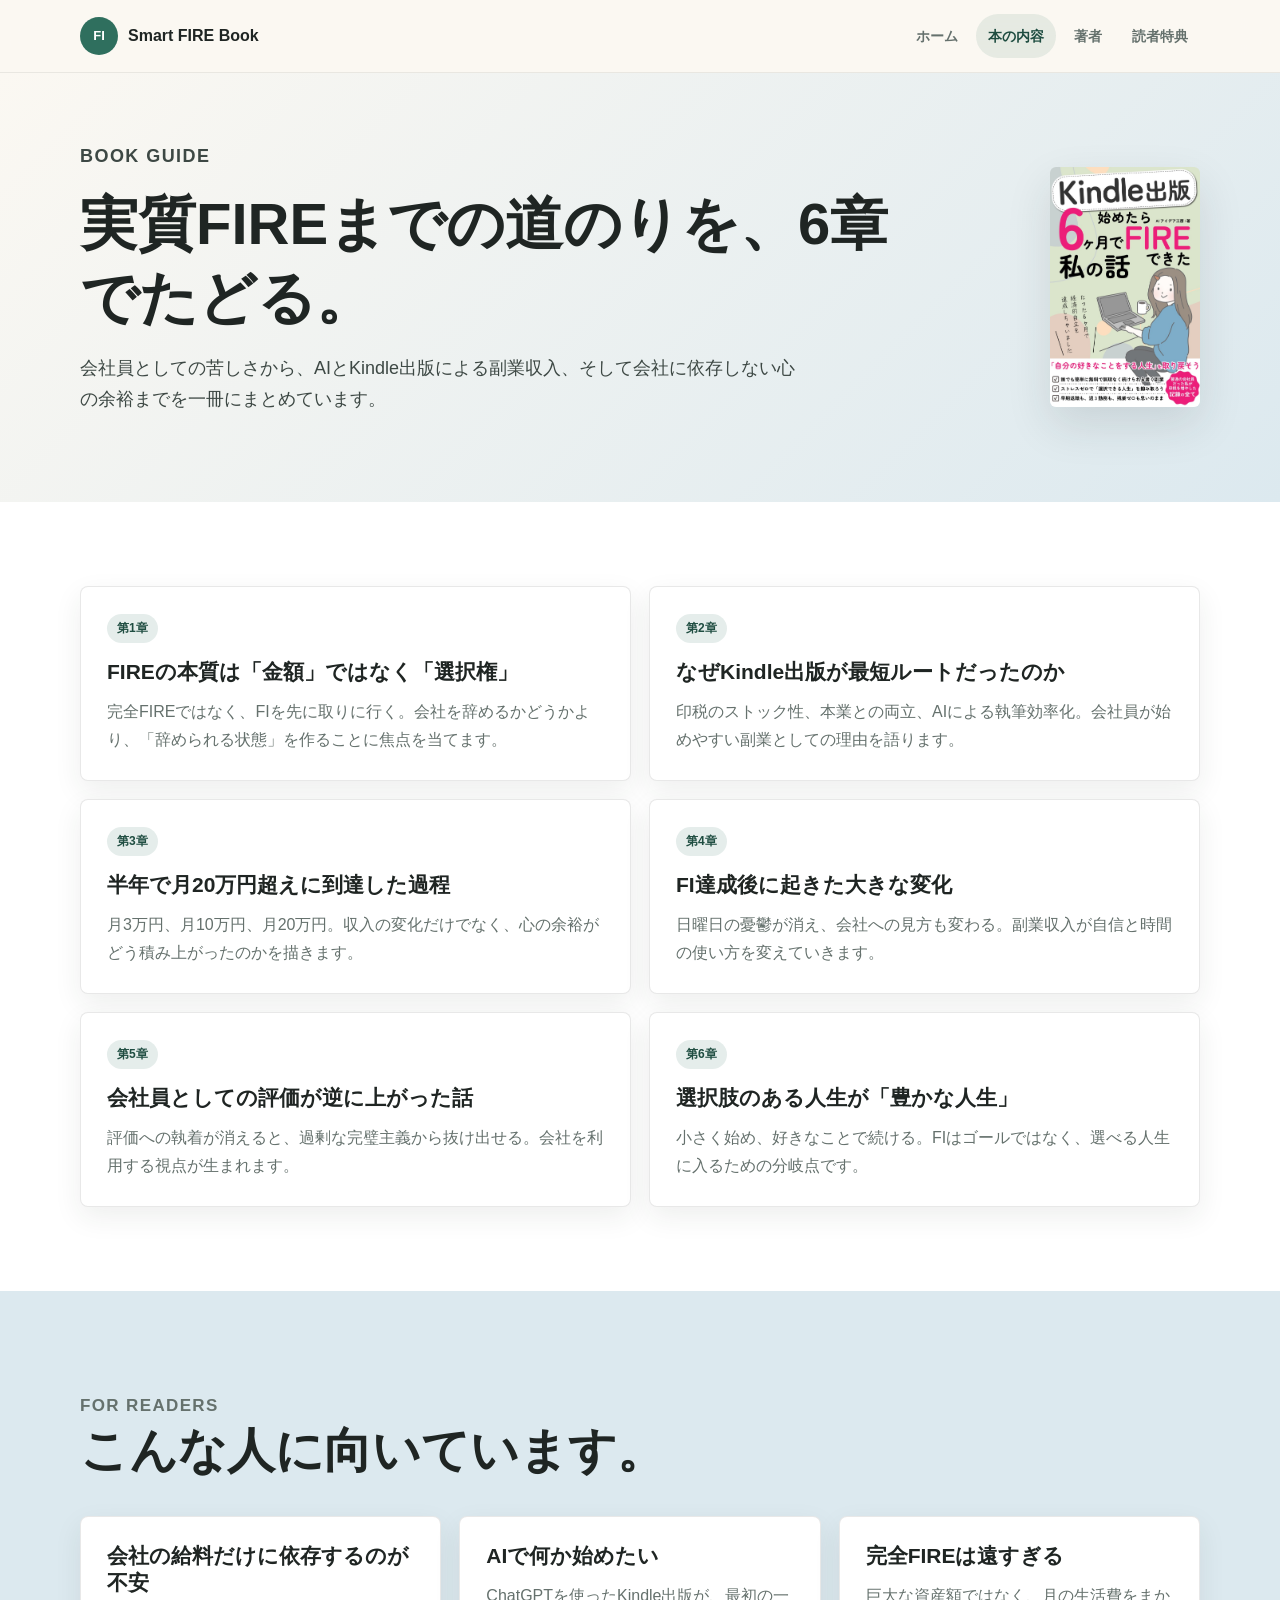
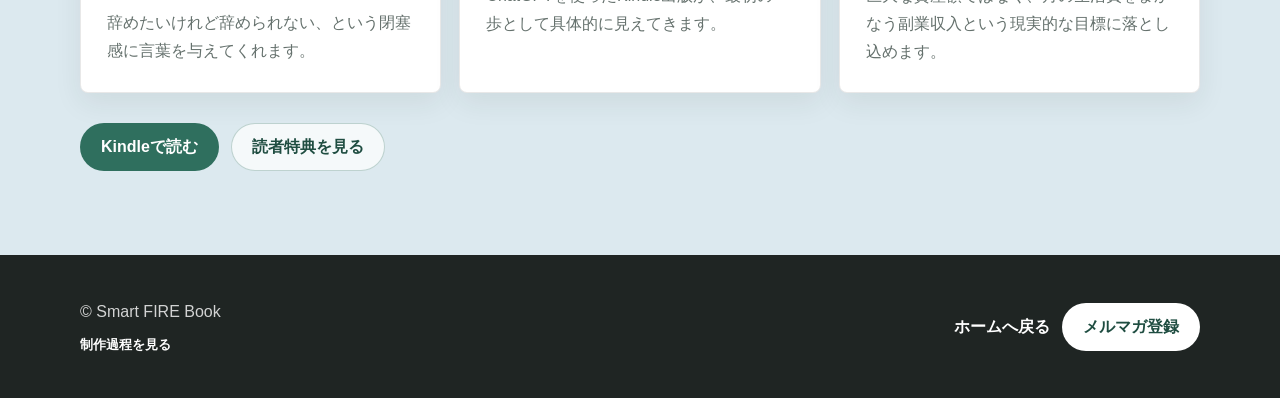
<file: book.html>
<!doctype html>
<html lang="ja">
  <head>
    <meta charset="utf-8">
    <meta name="viewport" content="width=device-width, initial-scale=1">
    <title>本の内容 | Kindle出版始めたら6ヶ月でFIREできた私の話</title>
    <meta name="description" content="『Kindle出版始めたら6ヶ月でFIREできた私の話』の章立てと読みどころ。">
    <link rel="stylesheet" href="styles.css">
  </head>
  <body>
    <header class="site-header">
      <nav class="nav" aria-label="メインナビゲーション">
        <a class="brand" href="index.html"><span class="brand-mark">FI</span><span>Smart FIRE Book</span></a>
        <button class="nav-toggle" type="button" aria-label="メニューを開く" aria-expanded="false"><span></span></button>
        <div class="nav-links">
          <a href="index.html">ホーム</a>
          <a href="book.html">本の内容</a>
          <a href="author.html">著者</a>
          <a href="bonus.html">読者特典</a>
        </div>
      </nav>
    </header>
    <main>
      <section class="page-hero">
        <div class="section-inner">
          <div>
            <p class="eyebrow">BOOK GUIDE</p>
            <h1>実質FIREまでの道のりを、6章でたどる。</h1>
            <p>会社員としての苦しさから、AIとKindle出版による副業収入、そして会社に依存しない心の余裕までを一冊にまとめています。</p>
          </div>
          <img class="mini-cover" src="assets/book-cover.jpg" alt="本の表紙">
        </div>
      </section>

      <section class="section white">
        <div class="section-inner grid two">
          <article class="card">
            <span class="tag">第1章</span>
            <h3>FIREの本質は「金額」ではなく「選択権」</h3>
            <p>完全FIREではなく、FIを先に取りに行く。会社を辞めるかどうかより、「辞められる状態」を作ることに焦点を当てます。</p>
          </article>
          <article class="card">
            <span class="tag">第2章</span>
            <h3>なぜKindle出版が最短ルートだったのか</h3>
            <p>印税のストック性、本業との両立、AIによる執筆効率化。会社員が始めやすい副業としての理由を語ります。</p>
          </article>
          <article class="card">
            <span class="tag">第3章</span>
            <h3>半年で月20万円超えに到達した過程</h3>
            <p>月3万円、月10万円、月20万円。収入の変化だけでなく、心の余裕がどう積み上がったのかを描きます。</p>
          </article>
          <article class="card">
            <span class="tag">第4章</span>
            <h3>FI達成後に起きた大きな変化</h3>
            <p>日曜日の憂鬱が消え、会社への見方も変わる。副業収入が自信と時間の使い方を変えていきます。</p>
          </article>
          <article class="card">
            <span class="tag">第5章</span>
            <h3>会社員としての評価が逆に上がった話</h3>
            <p>評価への執着が消えると、過剰な完璧主義から抜け出せる。会社を利用する視点が生まれます。</p>
          </article>
          <article class="card">
            <span class="tag">第6章</span>
            <h3>選択肢のある人生が「豊かな人生」</h3>
            <p>小さく始め、好きなことで続ける。FIはゴールではなく、選べる人生に入るための分岐点です。</p>
          </article>
        </div>
      </section>

      <section class="section sky">
        <div class="section-inner">
          <div class="section-header">
            <p class="eyebrow">FOR READERS</p>
            <h2>こんな人に向いています。</h2>
          </div>
          <div class="grid three">
            <article class="card">
              <h3>会社の給料だけに依存するのが不安</h3>
              <p>辞めたいけれど辞められない、という閉塞感に言葉を与えてくれます。</p>
            </article>
            <article class="card">
              <h3>AIで何か始めたい</h3>
              <p>ChatGPTを使ったKindle出版が、最初の一歩として具体的に見えてきます。</p>
            </article>
            <article class="card">
              <h3>完全FIREは遠すぎる</h3>
              <p>巨大な資産額ではなく、月の生活費をまかなう副業収入という現実的な目標に落とし込めます。</p>
            </article>
          </div>
          <div class="section-actions">
            <a class="button primary" href="https://x.gd/Wg3fs">Kindleで読む</a>
            <a class="button secondary" href="bonus.html">読者特典を見る</a>
          </div>
        </div>
      </section>
    </main>
    <footer class="site-footer">
      <div class="footer-inner">
        <div class="footer-main">
          <span>© Smart FIRE Book</span>
          <a class="subtle-link" href="build-log.html">制作過程を見る</a>
        </div>
        <div class="footer-actions">
          <a href="index.html">ホームへ戻る</a>
          <span class="button primary">メルマガ登録</span>
        </div>
      </div>
    </footer>
    <script src="script.js"></script>
  </body>
</html>
</file>
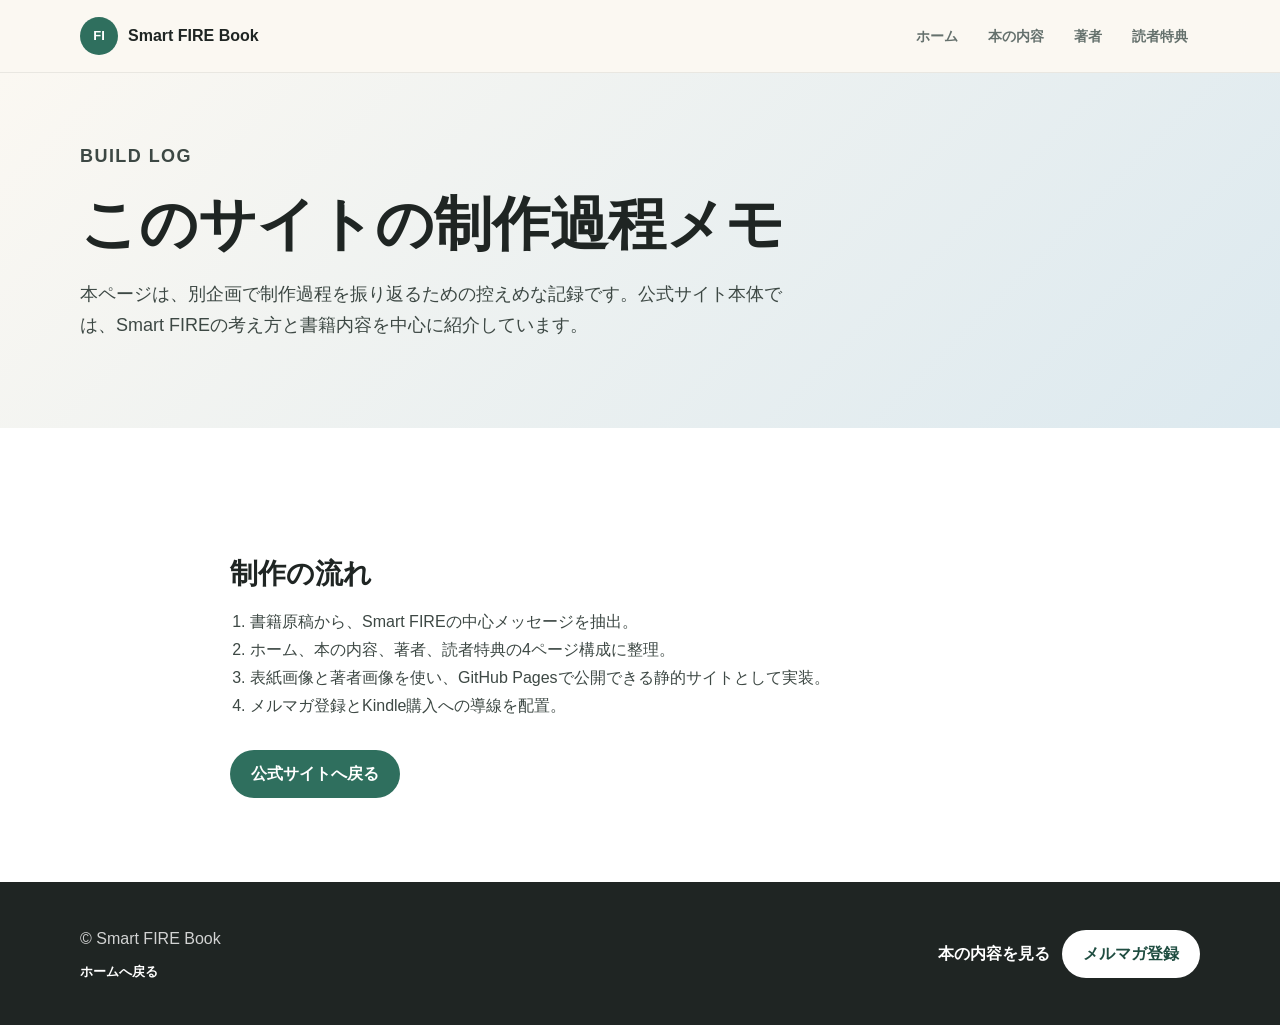
<file: build-log.html>
<!doctype html>
<html lang="ja">
  <head>
    <meta charset="utf-8">
    <meta name="viewport" content="width=device-width, initial-scale=1">
    <title>制作過程 | Smart FIRE Book</title>
    <meta name="description" content="Smart FIRE Book公式サイトの制作過程メモ。">
    <link rel="stylesheet" href="styles.css">
  </head>
  <body>
    <header class="site-header">
      <nav class="nav" aria-label="メインナビゲーション">
        <a class="brand" href="index.html"><span class="brand-mark">FI</span><span>Smart FIRE Book</span></a>
        <button class="nav-toggle" type="button" aria-label="メニューを開く" aria-expanded="false"><span></span></button>
        <div class="nav-links">
          <a href="index.html">ホーム</a>
          <a href="book.html">本の内容</a>
          <a href="author.html">著者</a>
          <a href="bonus.html">読者特典</a>
        </div>
      </nav>
    </header>
    <main>
      <section class="page-hero">
        <div class="section-inner">
          <div>
            <p class="eyebrow">BUILD LOG</p>
            <h1>このサイトの制作過程メモ</h1>
            <p>本ページは、別企画で制作過程を振り返るための控えめな記録です。公式サイト本体では、Smart FIREの考え方と書籍内容を中心に紹介しています。</p>
          </div>
        </div>
      </section>
      <section class="section white">
        <article class="section-inner content">
          <h2>制作の流れ</h2>
          <ol>
            <li>書籍原稿から、Smart FIREの中心メッセージを抽出。</li>
            <li>ホーム、本の内容、著者、読者特典の4ページ構成に整理。</li>
            <li>表紙画像と著者画像を使い、GitHub Pagesで公開できる静的サイトとして実装。</li>
            <li>メルマガ登録とKindle購入への導線を配置。</li>
          </ol>
          <div class="section-actions">
            <a class="button primary" href="index.html">公式サイトへ戻る</a>
          </div>
        </article>
      </section>
    </main>
    <footer class="site-footer">
      <div class="footer-inner">
        <div class="footer-main">
          <span>© Smart FIRE Book</span>
          <a class="subtle-link" href="index.html">ホームへ戻る</a>
        </div>
        <div class="footer-actions">
          <a href="book.html">本の内容を見る</a>
          <span class="button primary">メルマガ登録</span>
        </div>
      </div>
    </footer>
    <script src="script.js"></script>
  </body>
</html>
</file>
<file: styles.css>
:root {
  --ink: #1f2523;
  --muted: #65716d;
  --paper: #fbf8f2;
  --surface: #ffffff;
  --line: #ded8cc;
  --green: #2f6f5e;
  --green-dark: #1f4d41;
  --gold: #c9953b;
  --rose: #ad5f54;
  --sky: #dce9ef;
  --shadow: 0 18px 45px rgba(35, 45, 40, 0.12);
}

* {
  box-sizing: border-box;
}

html {
  scroll-behavior: smooth;
}

body {
  margin: 0;
  color: var(--ink);
  background: var(--paper);
  font-family: -apple-system, BlinkMacSystemFont, "Hiragino Sans", "Yu Gothic", "YuGothic", "Noto Sans JP", sans-serif;
  line-height: 1.75;
}

img {
  display: block;
  max-width: 100%;
}

a {
  color: inherit;
}

.site-header {
  position: sticky;
  top: 0;
  z-index: 30;
  border-bottom: 1px solid rgba(31, 37, 35, 0.08);
  background: rgba(251, 248, 242, 0.92);
  backdrop-filter: blur(16px);
}

.nav {
  display: flex;
  align-items: center;
  justify-content: space-between;
  width: min(1120px, calc(100% - 32px));
  min-height: 72px;
  margin: 0 auto;
  gap: 20px;
}

.brand {
  display: inline-flex;
  align-items: center;
  gap: 10px;
  text-decoration: none;
  font-weight: 800;
  letter-spacing: 0;
}

.brand-mark {
  display: grid;
  place-items: center;
  width: 38px;
  height: 38px;
  color: white;
  border-radius: 50%;
  background: var(--green);
  font-size: 13px;
}

.nav-links {
  display: flex;
  align-items: center;
  gap: 6px;
}

.nav-links a {
  padding: 10px 12px;
  border-radius: 999px;
  color: var(--muted);
  font-size: 14px;
  font-weight: 700;
  text-decoration: none;
}

.nav-links a:hover,
.nav-links a[aria-current="page"] {
  color: var(--green-dark);
  background: rgba(47, 111, 94, 0.1);
}

.nav-toggle {
  display: none;
  width: 42px;
  height: 42px;
  border: 1px solid var(--line);
  border-radius: 50%;
  background: var(--surface);
}

.nav-toggle span,
.nav-toggle::before,
.nav-toggle::after {
  content: "";
  display: block;
  width: 18px;
  height: 2px;
  margin: 4px auto;
  background: var(--ink);
}

.hero {
  position: relative;
  overflow: hidden;
  min-height: calc(100vh - 72px);
  padding: 72px 0 64px;
  background:
    linear-gradient(90deg, rgba(251, 248, 242, 0.97) 0%, rgba(251, 248, 242, 0.9) 48%, rgba(251, 248, 242, 0.2) 100%),
    linear-gradient(135deg, #fbf8f2 0%, #dce9ef 100%);
}

.hero::after {
  content: "";
  position: absolute;
  top: 52px;
  right: 6%;
  bottom: 52px;
  z-index: 0;
  width: min(42vw, 520px);
  background: url("assets/book-cover.jpg") center / contain no-repeat;
  filter: none;
  opacity: 1;
  pointer-events: none;
}

.hero-inner,
.section-inner,
.footer-inner {
  width: min(1120px, calc(100% - 32px));
  margin: 0 auto;
}

.hero-inner {
  position: relative;
  z-index: 1;
}

.hero-copy {
  max-width: 650px;
}

.eyebrow {
  margin: 0 0 14px;
  color: var(--green);
  font-size: 13px;
  font-weight: 800;
  letter-spacing: 0.08em;
}

h1,
h2,
h3 {
  line-height: 1.28;
  letter-spacing: 0;
}

h1 {
  margin: 0;
  font-size: clamp(42px, 6vw, 72px);
}

.lead {
  margin: 24px 0 0;
  max-width: 590px;
  color: #3d4844;
  font-size: 19px;
}

.hero-actions,
.section-actions {
  display: flex;
  flex-wrap: wrap;
  gap: 12px;
  margin-top: 30px;
}

.button {
  display: inline-flex;
  align-items: center;
  justify-content: center;
  min-height: 48px;
  padding: 0 20px;
  border: 1px solid transparent;
  border-radius: 999px;
  font-weight: 800;
  text-decoration: none;
}

.button.primary {
  color: white;
  background: var(--green);
}

.button.primary:hover {
  background: var(--green-dark);
}

.button.secondary {
  color: var(--green-dark);
  border-color: rgba(47, 111, 94, 0.28);
  background: rgba(255, 255, 255, 0.7);
}

.hero-stats {
  display: grid;
  grid-template-columns: repeat(3, minmax(0, 1fr));
  max-width: 640px;
  margin-top: 42px;
  border: 1px solid rgba(31, 37, 35, 0.12);
  background: rgba(255, 255, 255, 0.78);
  box-shadow: var(--shadow);
}

.stat {
  min-height: 112px;
  padding: 20px;
  border-right: 1px solid rgba(31, 37, 35, 0.1);
}

.stat:last-child {
  border-right: 0;
}

.stat strong {
  display: block;
  font-size: 30px;
  line-height: 1.1;
}

.stat span {
  display: block;
  margin-top: 6px;
  color: var(--muted);
  font-size: 13px;
  font-weight: 700;
}

.scroll-hint {
  margin-top: 48px;
  color: var(--muted);
  font-size: 13px;
  font-weight: 700;
}

.section {
  padding: 84px 0;
}

.section.sky {
  background: var(--sky);
}

.section.white {
  background: var(--surface);
}

.section.compact {
  padding: 52px 0;
}

.section-header {
  max-width: 720px;
  margin-bottom: 34px;
}

.section-header.center {
  margin-right: auto;
  margin-left: auto;
  text-align: center;
}

.section-header h2 {
  margin: 0;
  font-size: clamp(30px, 4vw, 48px);
}

.section-header p {
  margin: 16px 0 0;
  color: var(--muted);
  font-size: 17px;
}

.grid {
  display: grid;
  gap: 18px;
}

.grid.three {
  grid-template-columns: repeat(3, minmax(0, 1fr));
}

.grid.two {
  grid-template-columns: repeat(2, minmax(0, 1fr));
}

.card {
  min-height: 100%;
  padding: 26px;
  border: 1px solid rgba(31, 37, 35, 0.1);
  border-radius: 8px;
  background: var(--surface);
  box-shadow: 0 10px 28px rgba(35, 45, 40, 0.08);
}

.card h3 {
  margin: 0;
  font-size: 21px;
}

.card p {
  margin: 12px 0 0;
  color: var(--muted);
}

.tag {
  display: inline-flex;
  margin-bottom: 16px;
  padding: 4px 10px;
  border-radius: 999px;
  color: var(--green-dark);
  background: rgba(47, 111, 94, 0.12);
  font-size: 12px;
  font-weight: 800;
}

.split {
  display: grid;
  grid-template-columns: minmax(0, 0.9fr) minmax(0, 1.1fr);
  gap: 48px;
  align-items: center;
}

.book-frame {
  display: flex;
  justify-content: center;
}

.book-frame img {
  width: min(360px, 78vw);
  border-radius: 8px;
  box-shadow: 0 28px 70px rgba(31, 37, 35, 0.24);
}

.feature-list {
  display: grid;
  gap: 14px;
  margin: 24px 0 0;
  padding: 0;
  list-style: none;
}

.feature-list li {
  padding: 16px 18px;
  border-left: 4px solid var(--gold);
  background: rgba(255, 255, 255, 0.72);
  color: #3d4844;
}

.timeline {
  display: grid;
  grid-template-columns: repeat(4, minmax(0, 1fr));
  gap: 14px;
}

.timeline-item {
  position: relative;
  padding: 24px;
  border: 1px solid rgba(31, 37, 35, 0.1);
  border-radius: 8px;
  background: var(--surface);
}

.timeline-item strong {
  display: block;
  color: var(--green);
  font-size: 28px;
  line-height: 1.1;
}

.timeline-item span {
  display: block;
  margin-top: 10px;
  color: var(--muted);
  font-weight: 700;
}

.quote-band {
  padding: 52px 0;
  color: white;
  background: var(--green-dark);
}

.quote-band blockquote {
  width: min(900px, calc(100% - 32px));
  margin: 0 auto;
  font-size: clamp(25px, 4vw, 42px);
  font-weight: 900;
  line-height: 1.45;
  text-align: center;
}

.page-hero {
  padding: 68px 0;
  background: linear-gradient(135deg, #fbf8f2 0%, #dce9ef 100%);
}

.page-hero .section-inner {
  display: grid;
  grid-template-columns: minmax(0, 1fr) auto;
  gap: 38px;
  align-items: center;
}

.page-hero h1 {
  max-width: 820px;
  font-size: clamp(36px, 5vw, 58px);
}

.page-hero p {
  max-width: 720px;
  color: #3d4844;
  font-size: 18px;
}

.mini-cover {
  width: 150px;
  border-radius: 6px;
  box-shadow: var(--shadow);
}

.content {
  max-width: 820px;
}

.content h2 {
  margin: 44px 0 12px;
  font-size: 28px;
}

.content h3 {
  margin: 30px 0 8px;
  font-size: 21px;
}

.content p,
.content li {
  color: #3d4844;
}

.content a {
  color: var(--green-dark);
  font-weight: 800;
}

.content ul,
.content ol {
  padding-left: 1.25em;
}

.process-step {
  padding: 24px 0;
  border-bottom: 1px solid var(--line);
}

.process-step h2 {
  margin-top: 0;
}

.author-block {
  display: grid;
  grid-template-columns: 280px minmax(0, 1fr);
  gap: 34px;
  align-items: center;
}

.author-photo {
  overflow: hidden;
  border-radius: 8px;
  background: var(--sky);
  box-shadow: var(--shadow);
}

.notice {
  padding: 20px;
  border: 1px solid rgba(173, 95, 84, 0.22);
  border-radius: 8px;
  background: rgba(173, 95, 84, 0.08);
}

.mailmag-cta {
  display: grid;
  grid-template-columns: minmax(0, 1fr) auto;
  gap: 28px;
  align-items: center;
  padding: 34px;
  border-radius: 8px;
  background: var(--green-dark);
  color: white;
  box-shadow: var(--shadow);
}

.mailmag-cta h2 {
  margin: 0;
  font-size: clamp(26px, 3vw, 38px);
}

.mailmag-cta p {
  margin: 12px 0 0;
  color: rgba(255, 255, 255, 0.82);
}

.mailmag-cta .button.primary,
.footer-actions .button.primary {
  color: var(--green-dark);
  background: white;
}

.mailmag-cta .button.primary:hover,
.footer-actions .button.primary:hover {
  color: white;
  background: var(--gold);
}

.site-footer {
  padding: 42px 0;
  border-top: 1px solid rgba(31, 37, 35, 0.1);
  background: var(--ink);
  color: rgba(255, 255, 255, 0.8);
}

.footer-inner {
  display: flex;
  align-items: center;
  justify-content: space-between;
  gap: 20px;
  flex-wrap: wrap;
}

.footer-main {
  display: grid;
  gap: 8px;
}

.footer-actions {
  display: flex;
  align-items: center;
  gap: 12px;
  flex-wrap: wrap;
}

.footer-inner a:not(.button) {
  color: white;
  font-weight: 800;
  text-decoration: none;
}

.footer-inner .subtle-link {
  color: rgba(255, 255, 255, 0.58);
  font-size: 13px;
  font-weight: 700;
}

@media (max-width: 860px) {
  .nav {
    min-height: 64px;
  }

  .nav-toggle {
    display: block;
  }

  .nav-links {
    position: absolute;
    top: 64px;
    right: 16px;
    left: 16px;
    display: none;
    flex-direction: column;
    align-items: stretch;
    padding: 10px;
    border: 1px solid var(--line);
    border-radius: 8px;
    background: var(--surface);
    box-shadow: var(--shadow);
  }

  .nav-links.is-open {
    display: flex;
  }

  .nav-links a {
    border-radius: 6px;
  }

  .hero {
    min-height: auto;
    padding: 52px 0 42px;
    background:
      linear-gradient(180deg, rgba(251, 248, 242, 0.98) 0%, rgba(251, 248, 242, 0.88) 52%, rgba(251, 248, 242, 0.2) 100%),
      linear-gradient(135deg, #fbf8f2 0%, #dce9ef 100%);
  }

  .hero::after {
    top: auto;
    right: 50%;
    bottom: 130px;
    width: min(62vw, 300px);
    height: min(82vw, 480px);
    transform: translateX(50%);
  }

  .hero-copy {
    padding-bottom: min(70vw, 350px);
  }

  .hero-stats,
  .grid.three,
  .grid.two,
  .timeline,
  .split,
  .page-hero .section-inner,
  .author-block {
    grid-template-columns: 1fr;
  }

  .hero-stats {
    margin-top: 24px;
  }

  .stat {
    border-right: 0;
    border-bottom: 1px solid rgba(31, 37, 35, 0.1);
  }

  .stat:last-child {
    border-bottom: 0;
  }

  .section {
    padding: 62px 0;
  }

  .mailmag-cta {
    grid-template-columns: 1fr;
    padding: 26px;
  }

  .mini-cover {
    width: 110px;
  }

  .author-block {
    gap: 22px;
  }
}

@media (max-width: 520px) {
  .hero-inner,
  .section-inner,
  .footer-inner {
    width: min(100% - 24px, 1120px);
  }

  .brand span:last-child {
    max-width: 190px;
    line-height: 1.3;
  }

  h1 {
    font-size: 39px;
  }

  .lead,
  .page-hero p {
    font-size: 16px;
  }

  .button {
    width: 100%;
  }
}
</file>
